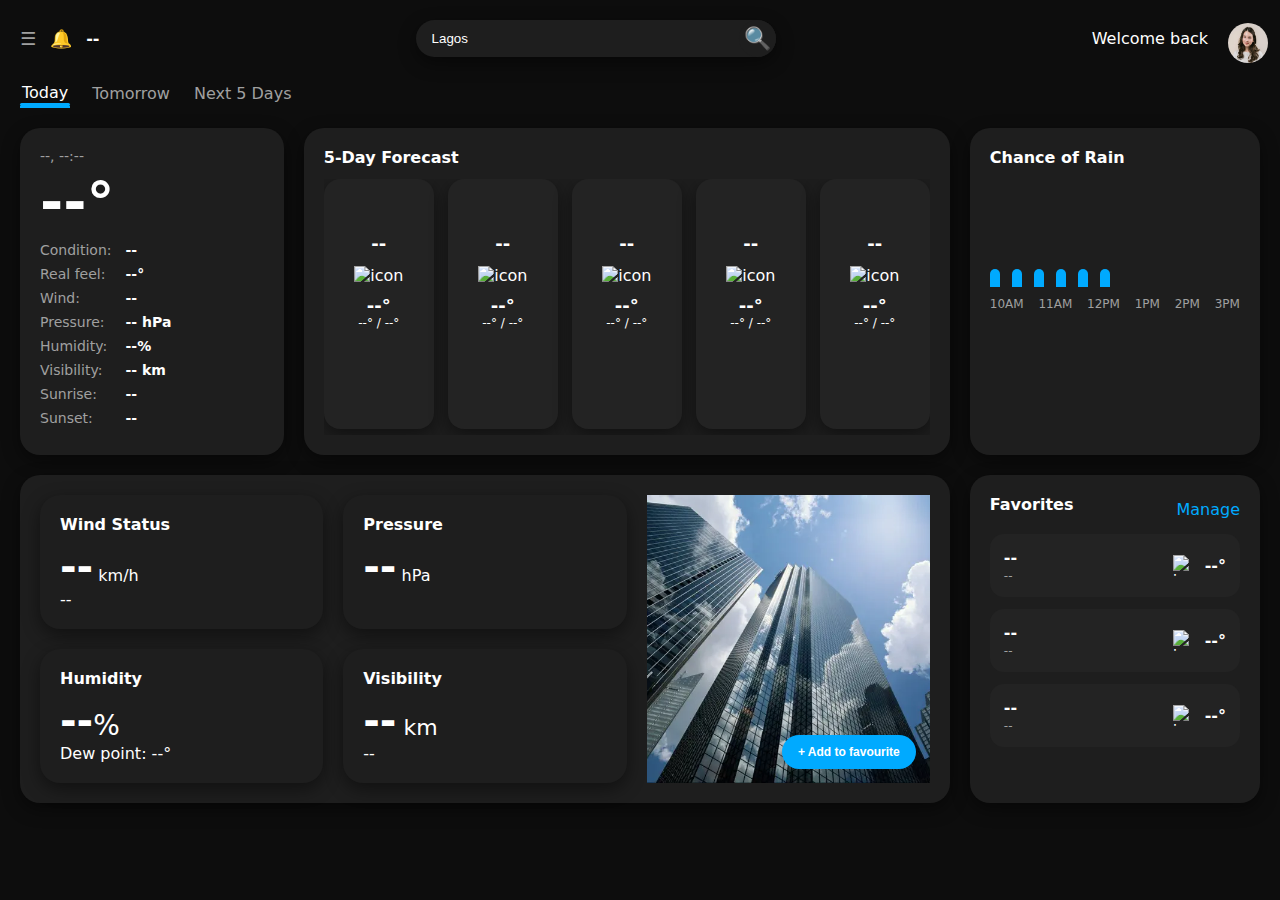
<file: index.html>
<!DOCTYPE html>
<html lang="en">
<head>
  <meta charset="UTF-8" />
  <meta name="viewport" content="width=device-width, initial-scale=1.0"/>
  <link rel="stylesheet" href="style.css">
  <link rel="stylesheet" href="https://cdnjs.cloudflare.com/ajax/libs/font-awesome/6.1.1/css/all.min.css" integrity="sha512-KfkfwYDsLkIlwQp6LFnl8zNdLGxu9YAA1QvwINks4PhcElQSvqcyVLLD9aMhXd13uQjoXtEKNosOWaZqXgel0g==" crossorigin="anonymous" referrerpolicy="no-referrer" />
  <title>Weather Dashboard</title>
</head>
<body>
  <div class="container">
    <!-- Top Bar -->
    <header class="topbar" role="banner">
      <!-- LEFT: menu/alerts + dynamic location -->
      <div class="topbar-left">
        <span class="top-icon" aria-label="menu">☰</span>
        <span class="top-icon" aria-label="notifications">🔔</span>
        <span class="location" id="location">--</span> <!-- dynamic: City, Country -->
      </div>

      <!-- CENTER: search (shorter, with space on both sides) -->
      <form id="searchForm">
      <div class="topbar-center">
        <input id="search-input" class="search" type="search" placeholder="Search city" required/>
        <div class="search-icon-box"><p class="search-icon">&#128269</p></div>
      </form>
        
      </div>

      <!-- RIGHT: welcome/profile -->
      <div class="topbar-right">
        <span id="welcome-text">Welcome back</span>
        <div class="avatar" id="profile-pic">
          <img src="img/profile.png" height="40" width="40" style="border-radius: 32px;" alt="">
        </div>
      </div>
    </header>

    <!-- Tabs -->
    <nav class="tabs" role="tablist" aria-label="Forecast scope">
      <div class="tab active" role="tab" aria-selected="true">Today</div>
      <div class="tab" role="tab" aria-selected="false">Tomorrow</div>
      <div class="tab" role="tab" aria-selected="false">Next 5 Days</div>
    </nav>

    <!-- Main Page Grid -->
    <main class="page" role="main">
      <!-- CURRENT (top-left) -->
      <section id="current" class="card" aria-label="Current weather">
        <div class="current-top">
          <span id="day-name">--</span>,
          <span id="time">--:--</span>
        </div>
        <div class="temp-row">
          <div class="temp"><span id="current-temp">--</span>°</div>
          <!-- <img id="current-icon" class="wicon" alt="Current condition icon" /> -->
        </div>
        <div class="kv">
          <span>Condition:</span> <strong id="current-condition">--</strong>
          <span>Real feel:</span> <strong><span id="real-feel">--</span>°</strong>
          <span>Wind:</span> <strong id="wind">--</strong>
          <span>Pressure:</span> <strong><span id="pressure">--</span> hPa</strong>
          <span>Humidity:</span> <strong><span id="humidity">--</span>%</strong>
          <span>Visibility:</span> <strong><span id="visibility">--</span> km</strong>
          <span>Sunrise:</span> <strong id="sunrise">--</strong>
          <span>Sunset:</span> <strong id="sunset">--</strong>
        </div>
      </section>

      <!-- FORECAST (top-middle) -->
      <section id="forecast" class="card" aria-label="7-day forecast">
        <div class="forecast-title">5-Day Forecast</div>
        <div class="forecast-row" id="forecast-row">
          <!-- 7 ready-to-wire day cards -->
          <div class="day-card" id="fc-0">
            <div class="day-name" id="fc-0-name">--</div>
            <img class="day-icon" id="fc-0-icon" alt="icon"/>
            <div class="day-temp"><span id="fc-0-temp">--</span>°</div>
            <div class="day-range"><span id="fc-0-max">--</span>° / <span id="fc-0-min">--</span>°</div>
          </div>
          <div class="day-card" id="fc-1">
            <div class="day-name" id="fc-1-name">--</div>
            <img class="day-icon" id="fc-1-icon" alt="icon"/>
            <div class="day-temp"><span id="fc-1-temp">--</span>°</div>
            <div class="day-range"><span id="fc-1-max">--</span>° / <span id="fc-1-min">--</span>°</div>
          </div>
          <div class="day-card" id="fc-2">
            <div class="day-name" id="fc-2-name">--</div>
            <img class="day-icon" id="fc-2-icon" alt="icon"/>
            <div class="day-temp"><span id="fc-2-temp">--</span>°</div>
            <div class="day-range"><span id="fc-2-max">--</span>° / <span id="fc-2-min">--</span>°</div>
          </div>
          <div class="day-card" id="fc-3">
            <div class="day-name" id="fc-3-name">--</div>
            <img class="day-icon" id="fc-3-icon" alt="icon"/>
            <div class="day-temp"><span id="fc-3-temp">--</span>°</div>
            <div class="day-range"><span id="fc-3-max">--</span>° / <span id="fc-3-min">--</span>°</div>
          </div>
          <div class="day-card" id="fc-4">
            <div class="day-name" id="fc-4-name">--</div>
            <img class="day-icon" id="fc-4-icon" alt="icon"/>
            <div class="day-temp"><span id="fc-4-temp">--</span>°</div>
            <div class="day-range"><span id="fc-4-max">--</span>° / <span id="fc-4-min">--</span>°</div>
          </div>
          
        </div>
      </section>

      <!-- RAIN CHART (top-right) -->
      <section id="rain" class="card" aria-label="Chance of rain">
        <div class="section-title">Chance of Rain</div>
        <div class="bars" id="rain-bars">
          <!-- JS should set style="height: NNpx" per bar -->
          <div class="bar" data-hour="10"></div>
          <div class="bar" data-hour="11"></div>
          <div class="bar" data-hour="12"></div>
          <div class="bar" data-hour="13"></div>
          <div class="bar" data-hour="14"></div>
          <div class="bar" data-hour="15"></div>
        </div>
        <div class="axis">
          <span>10AM</span><span>11AM</span><span>12PM</span><span>1PM</span><span>2PM</span><span>3PM</span>
        </div>
      </section>

      <!-- OVERVIEW (bottom-left, spans two columns) -->
      <section id="overview" class="card" aria-label="Today's overview">
        <div class="overview-grid">
          <div class="card">
            <div class="section-title">Wind Status</div>
            <div><strong id="wind-speed">--</strong> km/h</div>
            <div id="wind-direction" class="muted">--</div>
          </div>

          <div class="card">
            <div class="section-title">Pressure</div>
            <div><strong id="pressure-value">--</strong> hPa</div>
          </div>

          <div class="lg-card" id="hero-card" aria-label="Hero image area">
            <button class="fav-btn" type="button">+ Add to favourite</button>
          </div>

          <div class="card">
            <div class="section-title">Humidity</div>
            <div style="font-size:28px"><strong id="humidity-value">--</strong>%</div>
            <div id="dew-point">Dew point: --°</div>
          </div>

          <div class="card">
            <div class="section-title">Visibility</div>
            <div style="font-size:22px"><strong id="visibility-value">--</strong> km</div>
            <div id="visibility-note" class="muted">--</div>
          </div>
        </div>
      </section>

      <!-- FAVORITES (bottom-right corner) -->
      <aside id="favorites" class="card" aria-label="Favourite cities">
        <div class="favorites-head">
          <div class="section-title">Favorites</div>
          <button id="manage-favorites" class="manage-btn">Manage</button>

        </div>
        <div class="favorites-grid" id="favorites-grid">
          <!-- Example ready-to-wire favorite rows -->
          <div class="fav-card" data-id="fav-0">
            <div class="fav-meta">
              <div class="fav-city" id="fav-0-city">--</div>
              <div class="fav-loc" id="fav-0-country">--</div>
            </div>
            <div class="fav-right">
              <img class="fav-icon" id="fav-0-icon" alt="icon"/>
              <div class="fav-temp"><span id="fav-0-temp">--</span>°</div>
            </div>
          </div>
          <div class="fav-card" data-id="fav-1">
            <div class="fav-meta">
              <div class="fav-city" id="fav-1-city">--</div>
              <div class="fav-loc" id="fav-1-country">--</div>
            </div>
            <div class="fav-right">
              <img class="fav-icon" id="fav-1-icon" alt="icon"/>
              <div class="fav-temp"><span id="fav-1-temp">--</span>°</div>
            </div>
          </div>
          <div class="fav-card" data-id="fav-2">
            <div class="fav-meta">
              <div class="fav-city" id="fav-2-city">--</div>
              <div class="fav-loc" id="fav-2-country">--</div>
            </div>
            <div class="fav-right">
              <img class="fav-icon" id="fav-2-icon" alt="icon"/>
              <div class="fav-temp"><span id="fav-2-temp">--</span>°</div>
            </div>
          </div>
        </div>
      </aside>
    </main>
  </div>
    <script type="module" src="backend.js"></script>

</body>
</html>
</file>
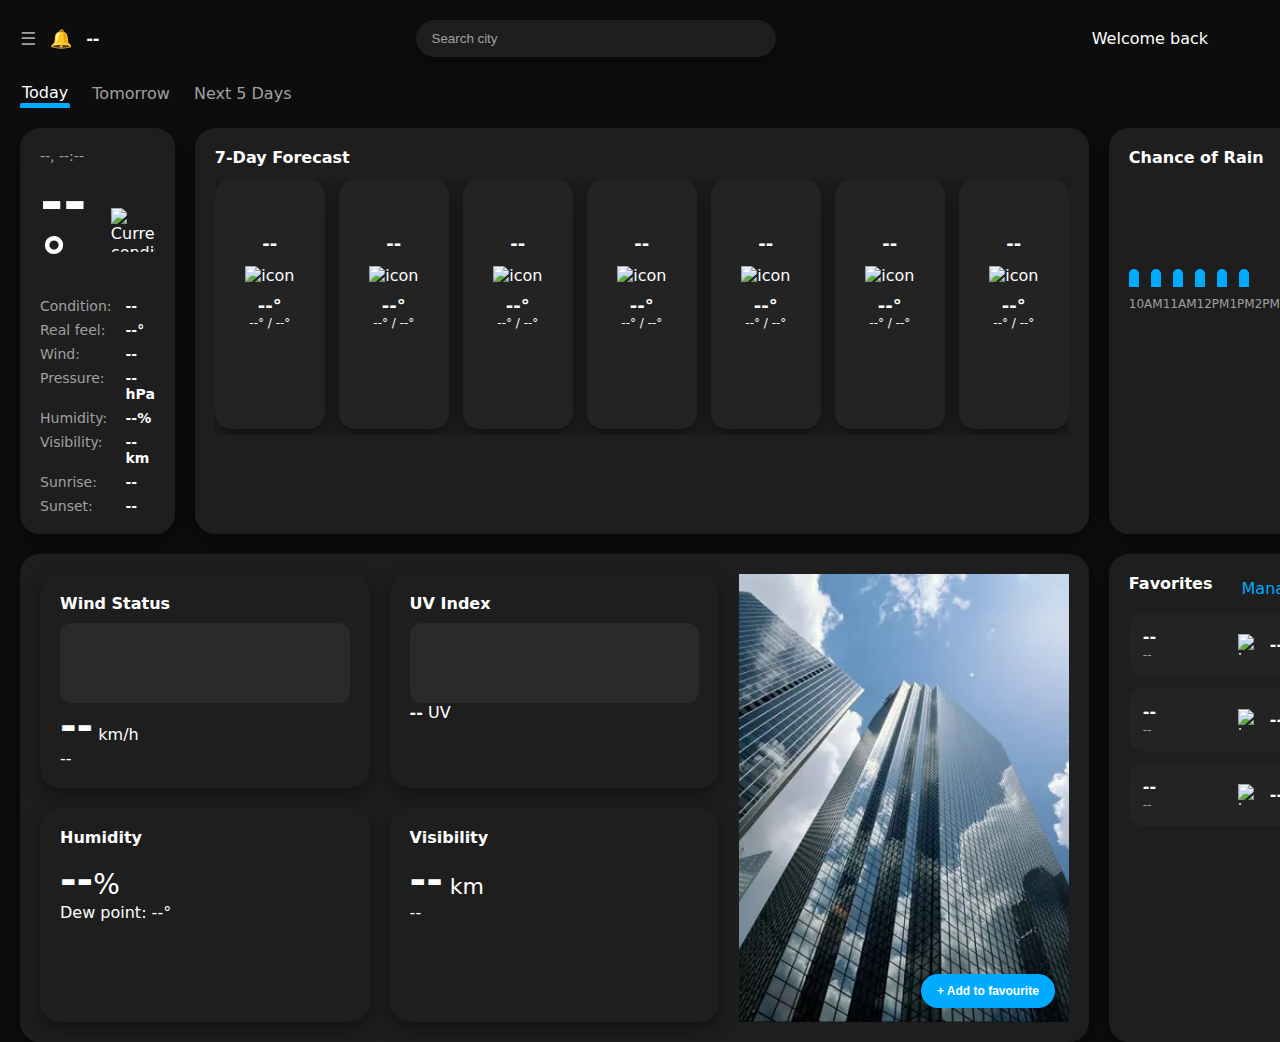
<file: index3.html>
<!DOCTYPE html>
<html lang="en">
<head>
  <meta charset="UTF-8" />
  <meta name="viewport" content="width=device-width, initial-scale=1.0"/>
  <link rel="stylesheet" href="style.css">
  <title>Weather Dashboard</title>
</head>
<body>
  <div class="container">
    <!-- Top Bar -->
    <header class="topbar" role="banner">
      <!-- LEFT: menu/alerts + dynamic location -->
      <div class="topbar-left">
        <span class="top-icon" aria-label="menu">☰</span>
        <span class="top-icon" aria-label="notifications">🔔</span>
        <span class="location" id="location">--</span> <!-- dynamic: City, Country -->
      </div>

      <!-- CENTER: search (shorter, with space on both sides) -->
      <div class="topbar-center">
        <input id="search-input" class="search" type="search" placeholder="Search city"/>
      </div>

      <!-- RIGHT: welcome/profile -->
      <div class="topbar-right">
        <span id="welcome-text">Welcome back</span>
        <div class="avatar" id="profile-pic" aria-hidden="true"></div>
      </div>
    </header>

    <!-- Tabs -->
    <nav class="tabs" role="tablist" aria-label="Forecast scope">
      <div class="tab active" role="tab" aria-selected="true">Today</div>
      <div class="tab" role="tab" aria-selected="false">Tomorrow</div>
      <div class="tab" role="tab" aria-selected="false">Next 5 Days</div>
    </nav>

    <!-- Main Page Grid -->
    <main class="page" role="main">
      <!-- CURRENT (top-left) -->
      <section id="current" class="card" aria-label="Current weather">
        <div class="current-top">
          <span id="day-name">--</span>,
          <span id="time">--:--</span>
        </div>
        <div class="temp-row">
          <div class="temp"><span id="current-temp">--</span>°</div>
          <img id="current-icon" class="wicon" alt="Current condition icon" />
        </div>
        <div class="kv">
          <span>Condition:</span> <strong id="current-condition">--</strong>
          <span>Real feel:</span> <strong><span id="real-feel">--</span>°</strong>
          <span>Wind:</span> <strong id="wind">--</strong>
          <span>Pressure:</span> <strong><span id="pressure">--</span> hPa</strong>
          <span>Humidity:</span> <strong><span id="humidity">--</span>%</strong>
          <span>Visibility:</span> <strong><span id="visibility">--</span> km</strong>
          <span>Sunrise:</span> <strong id="sunrise">--</strong>
          <span>Sunset:</span> <strong id="sunset">--</strong>
        </div>
      </section>

      <!-- FORECAST (top-middle) -->
      <section id="forecast" class="card" aria-label="7-day forecast">
        <div class="forecast-title">7-Day Forecast</div>
        <div class="forecast-row" id="forecast-row">
          <!-- 7 ready-to-wire day cards -->
          <div class="day-card" id="fc-0">
            <div class="day-name" id="fc-0-name">--</div>
            <img class="day-icon" id="fc-0-icon" alt="icon"/>
            <div class="day-temp"><span id="fc-0-temp">--</span>°</div>
            <div class="day-range"><span id="fc-0-max">--</span>° / <span id="fc-0-min">--</span>°</div>
          </div>
          <div class="day-card" id="fc-1">
            <div class="day-name" id="fc-1-name">--</div>
            <img class="day-icon" id="fc-1-icon" alt="icon"/>
            <div class="day-temp"><span id="fc-1-temp">--</span>°</div>
            <div class="day-range"><span id="fc-1-max">--</span>° / <span id="fc-1-min">--</span>°</div>
          </div>
          <div class="day-card" id="fc-2">
            <div class="day-name" id="fc-2-name">--</div>
            <img class="day-icon" id="fc-2-icon" alt="icon"/>
            <div class="day-temp"><span id="fc-2-temp">--</span>°</div>
            <div class="day-range"><span id="fc-2-max">--</span>° / <span id="fc-2-min">--</span>°</div>
          </div>
          <div class="day-card" id="fc-3">
            <div class="day-name" id="fc-3-name">--</div>
            <img class="day-icon" id="fc-3-icon" alt="icon"/>
            <div class="day-temp"><span id="fc-3-temp">--</span>°</div>
            <div class="day-range"><span id="fc-3-max">--</span>° / <span id="fc-3-min">--</span>°</div>
          </div>
          <div class="day-card" id="fc-4">
            <div class="day-name" id="fc-4-name">--</div>
            <img class="day-icon" id="fc-4-icon" alt="icon"/>
            <div class="day-temp"><span id="fc-4-temp">--</span>°</div>
            <div class="day-range"><span id="fc-4-max">--</span>° / <span id="fc-4-min">--</span>°</div>
          </div>
          <div class="day-card" id="fc-5">
            <div class="day-name" id="fc-5-name">--</div>
            <img class="day-icon" id="fc-5-icon" alt="icon"/>
            <div class="day-temp"><span id="fc-5-temp">--</span>°</div>
            <div class="day-range"><span id="fc-5-max">--</span>° / <span id="fc-5-min">--</span>°</div>
          </div>
          <div class="day-card" id="fc-6">
            <div class="day-name" id="fc-6-name">--</div>
            <img class="day-icon" id="fc-6-icon" alt="icon"/>
            <div class="day-temp"><span id="fc-6-temp">--</span>°</div>
            <div class="day-range"><span id="fc-6-max">--</span>° / <span id="fc-6-min">--</span>°</div>
          </div>
        </div>
      </section>

      <!-- RAIN CHART (top-right) -->
      <section id="rain" class="card" aria-label="Chance of rain">
        <div class="section-title">Chance of Rain</div>
        <div class="bars" id="rain-bars">
          <!-- JS should set style="height: NNpx" per bar -->
          <div class="bar" data-hour="10"></div>
          <div class="bar" data-hour="11"></div>
          <div class="bar" data-hour="12"></div>
          <div class="bar" data-hour="13"></div>
          <div class="bar" data-hour="14"></div>
          <div class="bar" data-hour="15"></div>
        </div>
        <div class="axis">
          <span>10AM</span><span>11AM</span><span>12PM</span><span>1PM</span><span>2PM</span><span>3PM</span>
        </div>
      </section>

      <!-- OVERVIEW (bottom-left, spans two columns) -->
      <section id="overview" class="card" aria-label="Today's overview">
        <div class="overview-grid">
          <div class="card">
            <div class="section-title">Wind Status</div>
            <div id="wind-chart" aria-label="wind chart placeholder"></div>
            <div><strong id="wind-speed">--</strong> km/h</div>
            <div id="wind-direction" class="muted">--</div>
          </div>

          <div class="card">
            <div class="section-title">UV Index</div>
            <div id="uv-gauge" aria-label="uv gauge placeholder"></div>
            <div><strong id="uv-index">--</strong> UV</div>
          </div>

          <div class="lg-card" id="hero-card" aria-label="Hero image area">
            <button class="fav-btn" type="button">+ Add to favourite</button>
          </div>

          <div class="card">
            <div class="section-title">Humidity</div>
            <div style="font-size:28px"><strong id="humidity-value">--</strong>%</div>
            <div id="dew-point">Dew point: --°</div>
          </div>

          <div class="card">
            <div class="section-title">Visibility</div>
            <div style="font-size:22px"><strong id="visibility-value">--</strong> km</div>
            <div id="visibility-note" class="muted">--</div>
          </div>
        </div>
      </section>

      <!-- FAVORITES (bottom-right corner) -->
      <aside id="favorites" class="card" aria-label="Favourite cities">
        <div class="favorites-head">
          <div class="section-title">Favorites</div>
          <button id="manage-favorites" class="manage-btn">Manage</button>

        </div>
        <div class="favorites-grid" id="favorites-grid">
          <!-- Example ready-to-wire favorite rows -->
          <div class="fav-card" data-id="fav-0">
            <div class="fav-meta">
              <div class="fav-city" id="fav-0-city">--</div>
              <div class="fav-loc" id="fav-0-country">--</div>
            </div>
            <div class="fav-right">
              <img class="fav-icon" id="fav-0-icon" alt="icon"/>
              <div class="fav-temp"><span id="fav-0-temp">--</span>°</div>
            </div>
          </div>
          <div class="fav-card" data-id="fav-1">
            <div class="fav-meta">
              <div class="fav-city" id="fav-1-city">--</div>
              <div class="fav-loc" id="fav-1-country">--</div>
            </div>
            <div class="fav-right">
              <img class="fav-icon" id="fav-1-icon" alt="icon"/>
              <div class="fav-temp"><span id="fav-1-temp">--</span>°</div>
            </div>
          </div>
          <div class="fav-card" data-id="fav-2">
            <div class="fav-meta">
              <div class="fav-city" id="fav-2-city">--</div>
              <div class="fav-loc" id="fav-2-country">--</div>
            </div>
            <div class="fav-right">
              <img class="fav-icon" id="fav-2-icon" alt="icon"/>
              <div class="fav-temp"><span id="fav-2-temp">--</span>°</div>
            </div>
          </div>
        </div>
      </aside>
    </main>
  </div>
</body>
</html>
</file>
<file: style.css>
:root{
      --bg-dark:#0d0d0d;
      --card-bg:#1e1e1e;
      --text:#ffffff;
      --muted:#a0a0a0;
      --accent:#00aaff;
      --radius:20px;
      --shadow:0 6px 18px rgba(0,0,0,.45);
    }

    *{box-sizing:border-box}
    html,body{height:100%}
    body{
      margin:0;
      font-family:system-ui,-apple-system,Segoe UI,Roboto,Inter,Arial,sans-serif;
      color:var(--text);
      background:var(--bg-dark);
      padding:20px;
    }
    .container{max-width:1400px;margin:0 auto;}

    /* ---------- Top Bar ---------- */
    .topbar{
      display:grid;
      grid-template-columns:auto 1fr auto;
      align-items:center;
      gap:16px;
      margin-bottom:20px;
    }
    .topbar-left{
      display:flex;align-items:center;gap:14px;
    }
    .top-icon{color:var(--muted);font-size:18px;cursor:pointer}
    .location{
      font-weight:600;
    }
    .topbar-center{
      display:flex;justify-content:center;
    }
    .search{
      height: 37px;
      width:100%;
      max-width:360px;           
      background:var(--card-bg);
      border:none;border-radius:999px;
      padding:10px 16px;color:var(--text);
      box-shadow:var(--shadow);
      
    }
    .search-icon{
      font-size:22px;
    }

    .search-icon-box {
      display: flex;
      align-items: center;
      justify-content: center;   
      height: 37px;
      width: 37px;               
      margin-left: -37px;        
      border-radius: 50%;        
      background: var(--card-bg);
      cursor: pointer;
      transition: all 0.3s ease;
    }

    .search-icon-box:hover {
      background-color: rgb(71, 70, 70);
      transform: scale(1.05, 0.95);
    }

    .search::placeholder{color:var(--muted)}
    .topbar-right{
      display:flex;align-items:center;gap:10px;color:var(--muted);
    }
    .avatar{width:32px;height:32px;border-radius:50%;background:#3a3a3a}

    /* ---------- Tabs ---------- */
    .tabs{
      display:flex;gap:22px;align-items:center;margin-bottom:20px;
      color:var(--muted);
    }
    .tab{padding:6px 2px;cursor:pointer}
    .tab.active{color:var(--text);border-bottom:2px solid var(--accent)}

    /* ---------- Page Grid Areas ---------- */
    .page{
      display:grid;
      gap:20px;
      grid-template-columns: 1fr 1.6fr 1.1fr;
      grid-template-areas:
        "current forecast rain"
        "overview overview favorites";
    }

    /* ---------- Cards base ---------- */
    .card{
      background:var(--card-bg);
      border-radius:var(--radius);
      box-shadow:var(--shadow);
      padding:20px;
    }

    /* CURRENT (top-left) */
    #current{grid-area:current}
    .current-top{font-size:14px;color:var(--muted);margin-bottom:10px}
    .temp-row{display:flex;align-items:center;gap:12px;margin:8px 0 12px}
    .temp{font-size:56px;font-weight:700;line-height:1}
    .wicon{width:44px;height:44px;object-fit:contain}
    .kv{
      display:grid;
      grid-template-columns:auto 1fr;
      gap:8px 14px;
      color:var(--muted);
      font-size:14px;
    }
    .kv strong{color:var(--text);font-weight:600}

    /* FORECAST (top-middle) */
    #forecast{grid-area:forecast}
    .forecast-title{font-weight:600;margin-bottom:12px}
    .forecast-row{
      display:flex;gap:14px;overflow-x:auto;padding-bottom:6px;
    }
    .day-card{
      min-width:110px;
      text-align:center;
      padding:14px 12px;
      border-radius:16px;
      background:#232323;
      box-shadow:var(--shadow);
      flex-shrink:0;
      height: 250px;
    }
    .day-name{color:white;font-size:18px;margin-bottom:6px; padding-top: 40px; font-weight: 600;}
    .day-icon{width:32px;height:32px;margin:6px auto}
    .day-temp{font-size:18px;font-weight:700;margin-top:4px; color: #ffffff;}
    .day-range{color:white;font-size:12px}

    /* RAIN (top-right) */
    #rain{grid-area:rain}
    .section-title{font-weight:600;margin-bottom:10px}
    .bars{
      height:110px;display:flex;align-items:flex-end;gap:12px;margin-bottom:10px
    }
    .bar{
      width:10px;border-radius:6px 6px 0 0;background:var(--accent);
      height:18px; /* JS should override via style.height or CSS var */
    }
    .axis{
      display:flex;justify-content:space-between;color:var(--muted);font-size:12px
    }

    /* OVERVIEW (bottom-left, spans two columns) */
    #overview{grid-area:overview}
    .overview-grid{
      display:grid;gap:20px;
      grid-template-columns:repeat(3,1fr);
      grid-auto-rows:1fr;
    }
    .lg-card{
      grid-row:span 2;
      background:linear-gradient(180deg,#2a2a2a,#1e1e1e);
      display:flex;align-items:flex-end;justify-content:center;
      background-size:cover;background-position:center;
      position:relative;
      background-image: url("img/scraper.webp");
    }
    .fav-btn{
      position:absolute;
      bottom:14px;
      right:14px;
      background:var(--accent);
      border:none;
      color:var(--text);
      padding:10px 16px;
      border-radius:999px;
      cursor:pointer;
      font-weight:600;
      transition: all 0.3s ease;
      font-size: 12px;
    }
    .fav-btn:hover{
        background:#0d6efd; 
    }
    .fav-btn:active{
        transform: scale(0.92);
    }
    
    /* Disabled state for favorites button */
    .fav-btn[style*="not-allowed"] {
        background: #555 !important;
        cursor: not-allowed !important;
    }
    
    .fav-btn[style*="not-allowed"]:hover {
        background: #555 !important;
        transform: none !important;
    }
    
    /* Mini visuals placeholders for JS */
    #wind-chart,#uv-gauge{height:80px;border-radius:12px;background:#2a2a2a; font-size: 50px}

    /* FAVORITES (bottom-right) */
    #favorites{grid-area:favorites}
    .favorites-head{display:flex;align-items:center;justify-content:space-between;margin-bottom:10px}
    .favorites-grid{
      display:grid;gap:12px;
      grid-template-columns:1fr;
    }
    .fav-card{
      display:flex;align-items:center;justify-content:space-between;
      padding:14px;border-radius:14px;background:#232323;
      cursor:pointer;
      transition: background-color 0.3s ease;
    }
    
    .fav-card:hover {
      background-color: #2a2a2a;
    }
    
    .fav-meta{display:flex;flex-direction:column;gap:2px}
    .fav-city{font-weight:600}
    .fav-loc{color:var(--muted);font-size:12px}
    .fav-right{display:flex;align-items:center;gap:10px}
    .fav-icon{width:22px;height:22px}
    .fav-temp{font-weight:700}

    
    .current-card:hover,
    .day-card:hover,
    .rain-chart:hover,
    .wind-card:hover,
    .uv-card:hover,
    .humidity-card:hover,
    .visibility-card:hover,
    .large-card:hover {
      background-color: #2a2a2a; 
      transition: background-color 0.3s ease;
      cursor: pointer; 
    }
    
    .tabs {
    display: flex;
    gap: 20px;
    margin-bottom: 20px;
    }

    .tab {
    position: relative;
    font-size: 16px;
    font-weight: 500;
    color: var(--text-muted);
    cursor: pointer;
    padding-bottom: 4px;
    transition: color 0.3s ease;
    }

    .tab:hover {
    color: var(--text);
    }

    .tab.active {
    color: var(--text);
    }
    
    #wind-speed, #pressure-value, #humidity-value, #visibility-value {
      font-size: 40px;
    }
    .tab.active::after {
    content: "";
    position: absolute;
    bottom: 0;
    left: 0;
    height: 3px;
    width: 100%;
    background: var(--accent);
    border-radius: 2px;
    }
    .manage-btn {
    background: none;
    border: none;
    color: var(--accent);
    cursor: pointer;
    font: inherit; 
    position: relative;
    padding: 0;
    transition: color 0.3s ease;
    }


    .manage-btn:hover {
    color: var(--text);
    }

    .manage-btn:hover::after {
    content: "";
    position: absolute;
    bottom: -2px; 
    left: 0;
    width: 100%;
    height: 2px;
    background: var(--accent);
    border-radius: 2px;
    }
        /* User info text */
    #welcome-text {
    color: var(--text);
    cursor: pointer;
    transition: color 0.3s ease;
    }

    /* Hover → lighter text */
    #welcome-text:hover {
    color: var(--text-muted);
    }

    /* Avatar/profile circle */
    .avatar {
    width: 32px;
    height: 32px;
    border-radius: 50%;
    background: var(--text-muted);
    margin-left: 10px;
    cursor: pointer;
    transition: filter 0.3s ease;
    }

    .avatar:hover {
    filter: brightness(1.2);
    }

body.dark-mode {
  background-color: #ffffff;
  color: #0d0d0d;
}

body.dark-mode .kv {
  background-color: #ffffff;
  color: #0d0d0d;
}

body.dark-mode .temp-row {
  background-color: #ffffff;
  color: #0d0d0d;
}

body.dark-mode .day-card {
  background-color: #e4e4e4fe;
}
body.dark-mode .card {
  background-color: #ffffff;
  color: #0d0d0d;
}
body.dark-mode .kv strong {
  color: #0d0d0d;
}
 body.dark-mode .topbar-right #welcome-text {
  color: #0d0d0d;
 }

 body.dark-mode .day-temp{
  color: black;
 }

 

 
 body.dark-mode .day-range {
 color: #0d0d0d;
 }
   body.dark-mode .day-name{
    font-size: 18px;
    font-weight: 600;
     color: #0d0d0d;

   } 
 
    
    @media (max-width:1100px){
      .page{
        grid-template-columns:1fr; 
        grid-template-areas:
          "current"
          "forecast"
          "rain"
          "overview"
          "favorites";
      }
      .overview-grid{grid-template-columns:1fr}
    }
</file>
